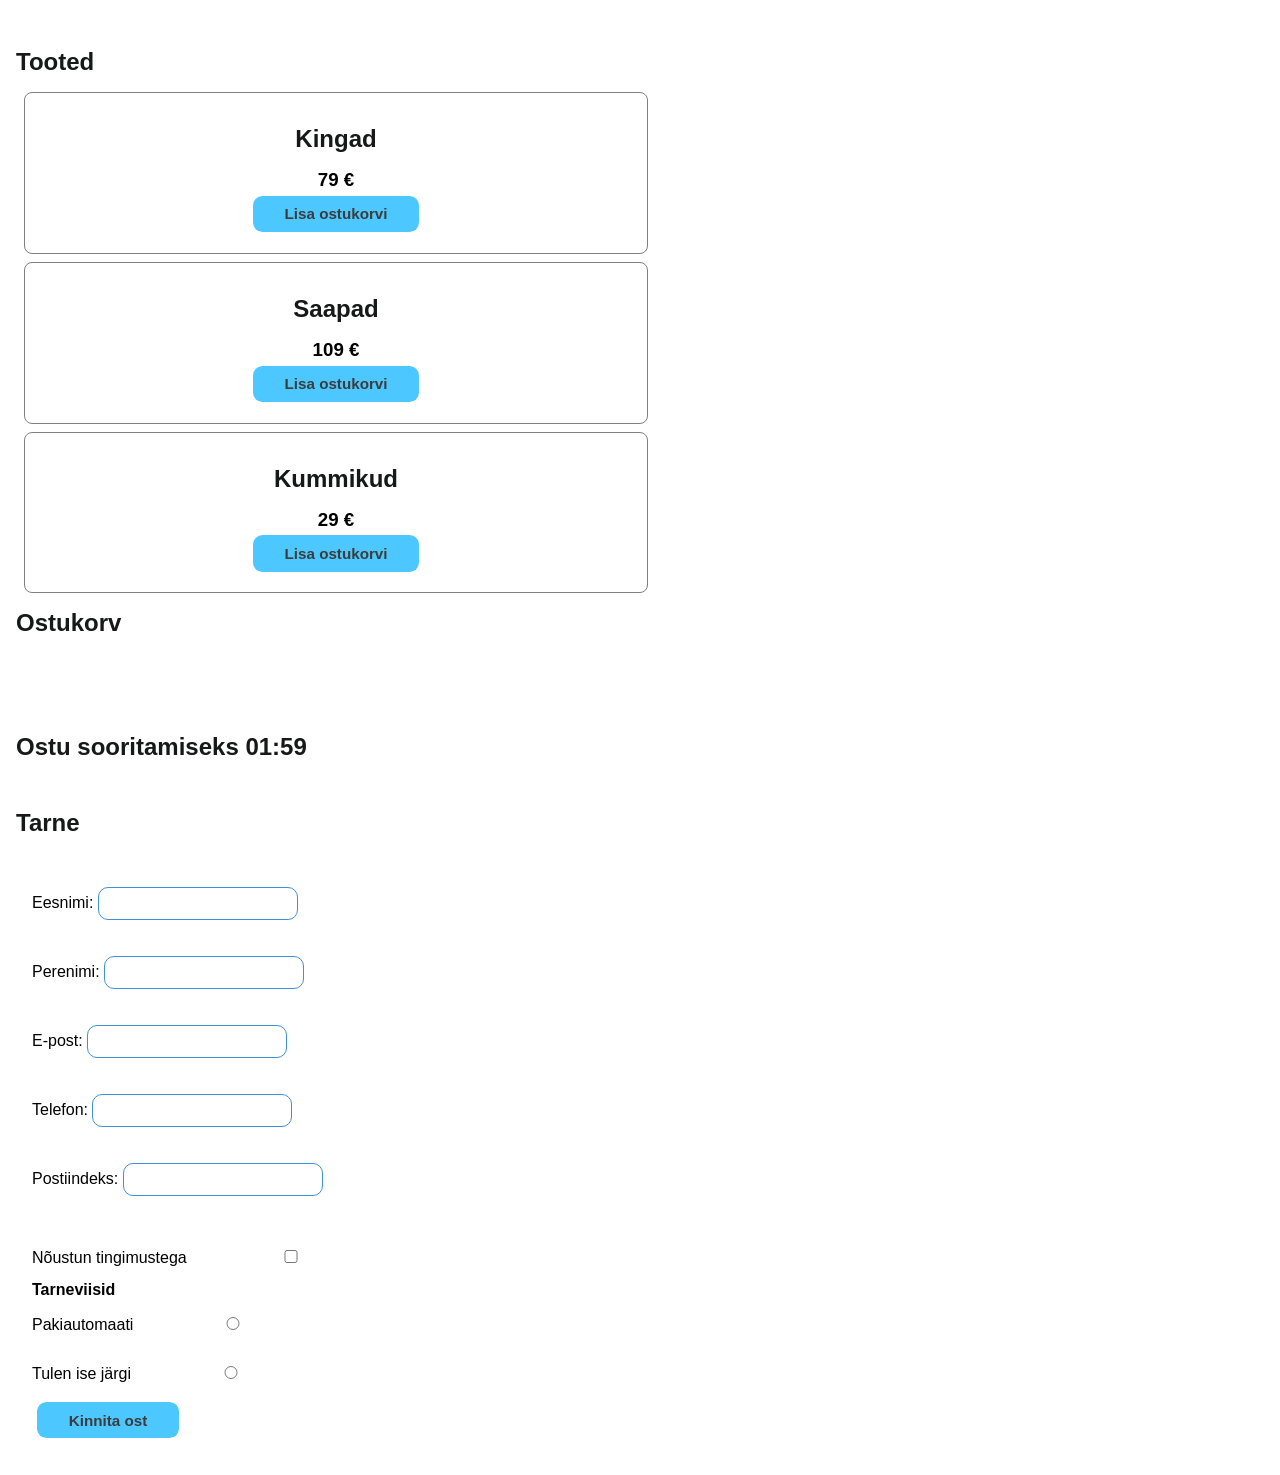
<file: index.html>
<!DOCTYPE html>
<html lang="et">

<head>
    <meta charset="UTF-8">
    <meta name="viewport" content="width=device-width, initial-scale=1">
    <meta name="description" content="Javascript interaktiivne veebileht">
    <meta name="author" content="">
    <title>JavaScript 2 - interaktiivne veebileht</title>
    <link rel="stylesheet" href="styles.css">
</head>

<body>
    <main class="container">
        <!----------------Ostukorv--------------------->
        <section class="section">
            <h2 class="text-center">Tooted</h2>
            <div class="tooted">
                <div class="toode">
                    <h2 class="toode_nimi">Kingad</h2>
                    <h3 class="toode_hind">79</h3>
                    <button class="btn" data-action="lisa_korvi">Lisa ostukorvi</button>
                </div>
                <div class="toode">
                    <h2 class="toode_nimi">Saapad</h2>
                    <h3 class="toode_hind">109</h3>
                    <button class="btn" data-action="lisa_korvi">Lisa ostukorvi</button>
                </div>
                <div class="toode">
                    <h2 class="toode_nimi">Kummikud</h2>
                    <h3 class="toode_hind">29</h3>
                    <button class="btn" data-action="lisa_korvi">Lisa ostukorvi</button>
                </div>
            </div>


            <h2 class="ostukorv">Ostukorv</h2>
            <div class="korv"></div>
        </section>

        <!----------------Taimer--------------------->
        <section class="section">
            <h2>Ostu sooritamiseks <span id="time"></span> </h2>

        </section>

        <!----------------Tarne vorm--------------------->
        <section class="section">
            <h2>Tarne</h2>
            <form action="" method="GET" id="form">
                <div class="form-control">
                    <label for="eesnimi">Eesnimi:
                        <input type="text" id="eesnimi">
                    </label>
                    <br>
                    <label for="perenimi">Perenimi:
                        <input type="text" id="perenimi">
                    </label>
                </div>
                <div class="form-control">
                    <label for="epost">E-post:
                        <input type="email" id="epost">
                    </label>
                </div>

                <div class="form-control">
                    <label for="telefon">Telefon:
                        <input type="text" id="telefon">
                    </label>
                </div>
                <!--minu kood-->
                <div class="form-control">
                    <label for="postiindeks">Postiindeks:
                        <input type="text" id="postiindeks">
                    </label>
                </div>
                <!--minu kood-->
                <br>
                <div class="form-control">
                    <label for="kinnitus">Nõustun tingimustega
                        <input type="checkbox" id="kinnitus" name="kinnitus"></label>
                </div>

                <div class="form-control">
                    <h4> Tarneviisid</h4>
                    <label for="tarne1">Pakiautomaati<input type="radio" id="tarne1"></label>
                    <br>
                    <label for="tarne2">Tulen ise järgi<input type="radio" id="tarne2"></label>
                </div>

                <div id="tehing"> <button id="btnsubmit">Kinnita ost</button>

                </div>
                <div id="errorMessage">
                </div>

            </form>
        </section>
    </main>

    <script src="skript.js"></script>
</body>

</html>
</file>
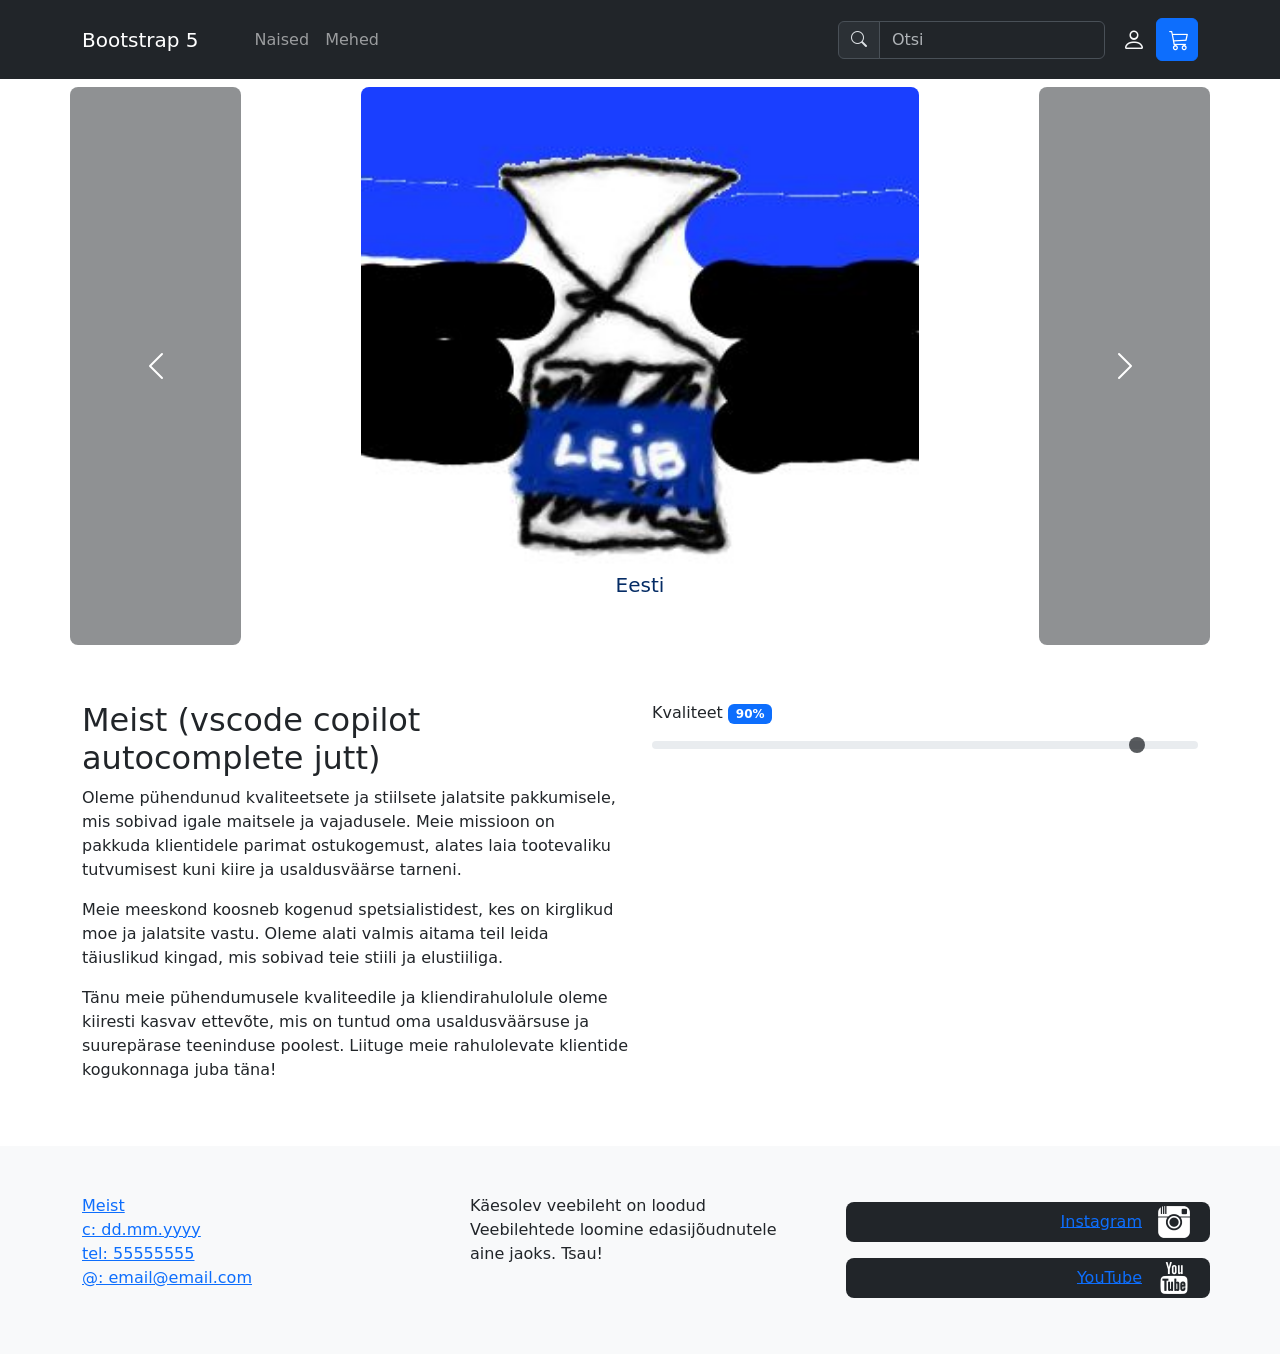
<file: meist.html>
<!doctype html>
<html lang="et">

<head>
  <meta charset="utf-8">
  <meta name="viewport" content="width=device-width, initial-scale=1">
  <meta name="description" content="Bootstrapi juhend">
  <meta name="author" content="">
  <title>Bootstrap 5 juhend</title>
  <!--Bootstrap CSS-->
  <link href="https://cdn.jsdelivr.net/npm/bootstrap@5.3.3/dist/css/bootstrap.min.css" rel="stylesheet"
    integrity="sha384-QWTKZyjpPEjISv5WaRU9OFeRpok6YctnYmDr5pNlyT2bRjXh0JMhjY6hW+ALEwIH" crossorigin="anonymous">
  <!--Bootstrap ikoonid-->
  <link href="https://cdn.jsdelivr.net/npm/bootstrap-icons@1.9.1/font/bootstrap-icons.css" rel="stylesheet">
  <!--minu CSS-->
  <link rel="stylesheet" href="custom.css">
</head>

<body>
<!-- Navigatsioon --->
  <nav class="navbar navbar-expand-lg bg-dark py-3" data-bs-theme="dark">
    <div class="container">
      <button class="navbar-toggler" type="button" data-bs-toggle="collapse" data-bs-target="#navbarSupportedContent"
        aria-controls="navbarSupportedContent" aria-expanded="false" aria-label="Toggle navigation">
        <span class="navbar-toggler-icon"></span>
      </button>
      <a class="navbar-brand me-5" href="#">Bootstrap 5</a>
      <div class="collapse navbar-collapse" id="navbarSupportedContent">
        <ul class="navbar-nav me-auto">
          <li class="nav-item dropdown">
            <a class="nav-link dropdown" href="#" id="navbarDropdown" role="button" data-bs-toggle="dropdown"
              aria-expanded="false">Naised</a>
            <ul class="dropdown-menu" aria-labelledby="navbarDropdown">
              <li><a class="dropdown-item" href="#">Kingad</a></li>
              <div class="dropdown-divider"></div>
              <li><a class="dropdown-item" href="#">Saapad</a></li>
            </ul>
          </li>
          <li class="nav-item dropdown">
            <a class="nav-link dropdown" href="#" id="navbarDropdown" role="button" data-bs-toggle="dropdown"
              aria-expanded="false">Mehed</a>
            <ul class="dropdown-menu" aria-labelledby="navbarDropdown">
              <li><a class="dropdown-item" href="#">Kingad</a></li>
              <div class="dropdown-divider"></div>
              <li><a class="dropdown-item" href="#">Saapad</a></li>
            </ul>
          </li>
        </ul>
       
		<!--Otsi vorm -->
        <form class="d-flex me-1">
          <div class="input-group">
            <div class="input-group-text"><span class="bi bi-search mb-2"></span></div>
            <input class="form-control" type="search" placeholder="Otsi" aria-label="Search">
          </div>
        </form>
      </div>
      <div class="float-end">
       
	   <!--Login ikoon-->
        <button class="btn btn-link text-light" type="submit"><span class="bi bi-person"></span></button>
        
	   <!--Ostukorvi ikoon-->
        <a class="btn btn-primary" href="ostukorv.html" type="submit"><span class="bi bi-cart3"></span></button></a>
      
	  </div>
    </div>
  </nav>
  <div class="container">
    <div class="row">
        <div id="carouselExample" class="carousel slide my-2">
            <div class="carousel-inner">
                <div class="carousel-item active">
                    <img src="eesti.jpg" class="w-50 mx-auto d-block rounded-3 object-fit-cover object-position-center" alt="Eesti">
                    <div class="carousel-caption d-none d-lg-block">
                        <h5 class="text-primary-emphasis ">Eesti</h5>
                    </div>
                </div>
                <div class="carousel-item">
                <img src="aasia.jpg" class="w-50 mx-auto d-block rounded-3 object-fit-cover object-position-center" alt="Aasia">
                </div>
                <div class="carousel-item">
                <img src="itaalia.jpg" class="w-50 mx-auto d-block rounded-3 object-fit-cover object-position-center" alt="Itaalia">
                </div>
            </div>
            <button class="carousel-control-prev bg-dark rounded-3" type="button" data-bs-target="#carouselExample" data-bs-slide="prev">
            <span class="carousel-control-prev-icon" aria-hidden="true"></span>
            <span class="visually-hidden">Previous</span>
            </button>
            <button class="carousel-control-next bg-dark rounded-3" type="button" data-bs-target="#carouselExample" data-bs-slide="next">
            <span class="carousel-control-next-icon" aria-hidden="true"></span>
            <span class="visually-hidden">Next</span>
            </button>
        </div>
    </div>
  </div>
  <div class="container">
    <div class="row">
      <div class="col-lg-6 mt-5">
        <h2>Meist (vscode copilot autocomplete jutt)</h2>
        <p>Oleme pühendunud kvaliteetsete ja stiilsete jalatsite pakkumisele, mis sobivad igale maitsele ja
          vajadusele. Meie missioon on pakkuda klientidele parimat ostukogemust, alates laia tootevaliku
          tutvumisest kuni kiire ja usaldusväärse tarneni.</p>
        <p>Meie meeskond koosneb kogenud spetsialistidest, kes on kirglikud moe ja jalatsite vastu. Oleme alati
          valmis aitama teil leida täiuslikud kingad, mis sobivad teie stiili ja elustiiliga.</p>
        <p>Tänu meie pühendumusele kvaliteedile ja kliendirahulolule oleme kiiresti kasvav ettevõte, mis on
          tuntud oma usaldusväärsuse ja suurepärase teeninduse poolest. Liituge meie rahulolevate klientide
          kogukonnaga juba täna!</p>
      </div>
        <div class="col-lg-6 mt-5">
            <label for="range1" class="form-label">Kvaliteet <span class="badge text-bg-primary">90%</span></label>
            <input type="range" class="form-range" id="range1" value="90" disabled>
            
        </div>
    </div>
  </div>
  
  <!--Tee ise: kujunda siia korrektne jalus - lisa kontaktid ja sotsiaalvõrgustike lingid ikoonidega.-->
  <footer class="footer bg-light">
    <div class="container">
        <div class="row">
        <ul class="col list-unstyled">
            <li><a href="meist.html">Meist</a></li>
            <li><a href="#">c: dd.mm.yyyy</a></li>
            <li><a href="#">tel: 55555555</a></li>
            <li><a href="#">@: email@email.com</a></li>
        </ul>
        <div class="col">
            <p>K&auml;esolev veebileht on loodud<br> <span>Veebilehtede loomine edasijõudnutele</span> <br>aine jaoks.
                Tsau!</p>
        </div>
        <div class="col row text-end">
            <a href="#" class="bg-dark rounded-3 p-1 my-2">Instagram<img class="mx-3" src="instagram-32.png" alt="instagram" /></a>
            <a href="#" class="bg-dark rounded-3 p-1 my-2">YouTube<img class="mx-3" src="youtube-6-32.png" alt="youtube" /></a>
        </div>
        </div>
    </div>
  </footer>
  
  <!--Popper.js-->
  <script src="https://cdn.jsdelivr.net/npm/@popperjs/core@2.11.8/dist/umd/popper.min.js"
    integrity="sha384-I7E8VVD/ismYTF4hNIPjVp/Zjvgyol6VFvRkX/vR+Vc4jQkC+hVqc2pM8ODewa9r"
    crossorigin="anonymous"></script>
  
  <!--Bootstrap.js-->
  <script src="https://cdn.jsdelivr.net/npm/bootstrap@5.3.3/dist/js/bootstrap.min.js"
    integrity="sha384-0pUGZvbkm6XF6gxjEnlmuGrJXVbNuzT9qBBavbLwCsOGabYfZo0T0to5eqruptLy"
    crossorigin="anonymous"></script>

</body>

</html>
</file>
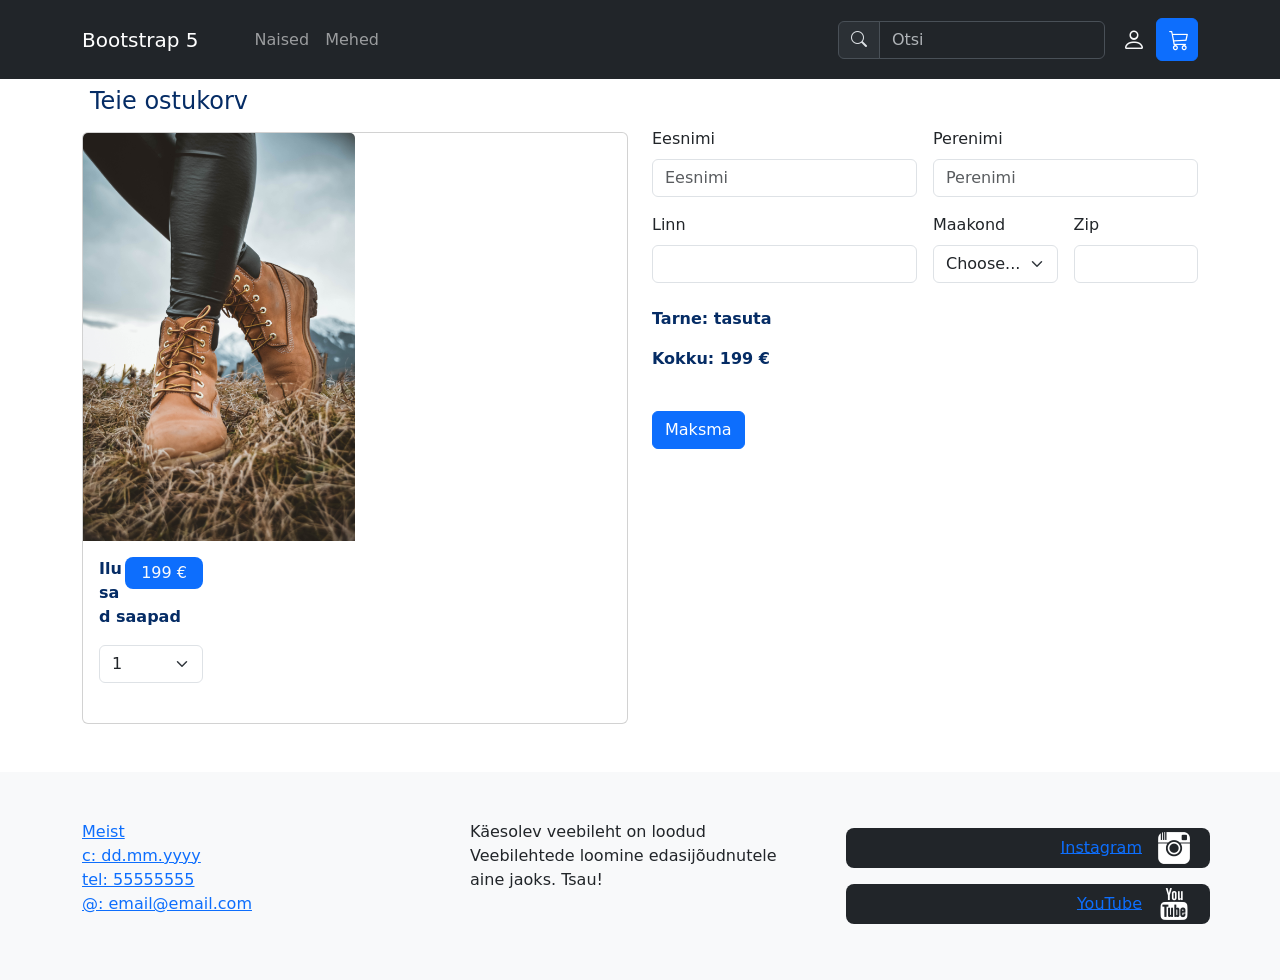
<file: ostukorv.html>
<!doctype html>
<html lang="et">

<head>
  <meta charset="utf-8">
  <meta name="viewport" content="width=device-width, initial-scale=1">
  <meta name="description" content="Bootstrapi juhend">
  <meta name="author" content="">
  <title>Bootstrap 5 juhend</title>
  <!--Bootstrap CSS-->
  <link href="https://cdn.jsdelivr.net/npm/bootstrap@5.3.3/dist/css/bootstrap.min.css" rel="stylesheet"
    integrity="sha384-QWTKZyjpPEjISv5WaRU9OFeRpok6YctnYmDr5pNlyT2bRjXh0JMhjY6hW+ALEwIH" crossorigin="anonymous">
  <!--Bootstrap ikoonid-->
  <link href="https://cdn.jsdelivr.net/npm/bootstrap-icons@1.9.1/font/bootstrap-icons.css" rel="stylesheet">
  <!--minu CSS-->
  <link rel="stylesheet" href="custom.css">
  
</head>

<body>
  <!-- Navigatsioon --->
  <nav class="navbar navbar-expand-lg bg-dark py-3" data-bs-theme="dark">
    <div class="container">
      <button class="navbar-toggler" type="button" data-bs-toggle="collapse" data-bs-target="#navbarSupportedContent"
        aria-controls="navbarSupportedContent" aria-expanded="false" aria-label="Toggle navigation">
        <span class="navbar-toggler-icon"></span>
      </button>
      <a class="navbar-brand me-5" href="#">Bootstrap 5</a>
      <div class="collapse navbar-collapse" id="navbarSupportedContent">
        <ul class="navbar-nav me-auto">
          <li class="nav-item dropdown">
            <a class="nav-link dropdown" href="#" id="navbarDropdown" role="button" data-bs-toggle="dropdown"
              aria-expanded="false">Naised</a>
            <ul class="dropdown-menu" aria-labelledby="navbarDropdown">
              <li><a class="dropdown-item" href="#">Kingad</a></li>
              <div class="dropdown-divider"></div>
              <li><a class="dropdown-item" href="#">Saapad</a></li>
            </ul>
          </li>
          <li class="nav-item dropdown">
            <a class="nav-link dropdown" href="#" id="navbarDropdown" role="button" data-bs-toggle="dropdown"
              aria-expanded="false">Mehed</a>
            <ul class="dropdown-menu" aria-labelledby="navbarDropdown">
              <li><a class="dropdown-item" href="#">Kingad</a></li>
              <div class="dropdown-divider"></div>
              <li><a class="dropdown-item" href="#">Saapad</a></li>
            </ul>
          </li>
        </ul>
        
		<!--Otsi vorm -->
        <form class="d-flex me-1">
          <div class="input-group">
            <div class="input-group-text"><span class="bi bi-search mb-2"></span></div>
            <input class="form-control" type="search" placeholder="Otsi" aria-label="Search">
          </div>
        </form>
      </div>
      <div class="float-end">
       
	   <!--Login ikoon-->
        <button class="btn btn-link text-light" type="submit"><span class="bi bi-person"></span></button>
       
	   <!--Ostukorvi ikoon-->
        <a class="btn btn-primary" href="ostukorv.html" type="submit"><span class="bi bi-cart3"></span></button></a>
      </div>
    </div>
  </nav>
  <section>
    <div class="container">
      <div class="row">
        <div class="col-lg-6 d-flex align-items-start flex-column">
          <div class="mb-auto p-2">
            <h4 class="text-primary-emphasis">Teie ostukorv</h4>
          </div>
          <div class="card mb-aut">
            <div class="col-lg-6">
              <img class="card-img-top" src="stephan-seeber-NzAfGi8XuA4-unsplash.jpg" width="100%">
            </div>
			<div class="col-lg-3 p-3">
              <p class="bg-primary rounded-3 float-end text-light px-3 py-1">199 &#8364;</p>
              <p class="text-primary-emphasis fw-semibold">Ilusad saapad</p>
              <select class="form-select">
                <option>0</option>
                <option selected="selected">1</option>
                <option>2</option>
                <option>3</option>
              </select>
          
              <br />
            </div>
          </div>
        </div>
        <div class="col-lg-6 mt-5">
          
              <form class="row g-3 needs-validation" novalidate>
  <div class="col-md-6 position-relative">
    <label for="validationTooltip01" class="form-label">Eesnimi</label>
    <input type="text" class="form-control" id="validationTooltip01" placeholder="Eesnimi" required>
    <div class="valid-tooltip">
      Looks good!
    </div>
  </div>
  <div class="col-md-6 position-relative">
    <label for="validationTooltip02" class="form-label">Perenimi</label>
    <input type="text" class="form-control" id="validationTooltip02" placeholder="Perenimi" required>
    <div class="valid-tooltip">
      Looks good!
    </div>
  </div>
  <div class="col-md-6 position-relative">
    <label for="validationTooltip03" class="form-label">Linn</label>
    <input type="text" class="form-control" id="validationTooltip03" required>
    <div class="invalid-tooltip">
      Please provide a valid Linn.
    </div>
  </div>
  <div class="col-md-3 position-relative">
    <label for="validationTooltip04" class="form-label">Maakond</label>
    <select class="form-select" id="validationTooltip04" required>
      <option selected disabled value="">Choose...</option>
      <option>...</option>
    </select>
    <div class="invalid-tooltip">
      Please select a valid Maakond.
    </div>
  </div>
  <div class="col-md-3 position-relative">
    <label for="validationTooltip05" class="form-label">Zip</label>
    <input type="text" class="form-control" id="validationTooltip05" required>
    <div class="invalid-tooltip">
      Please provide a valid zip.
    </div>
  </div>
  <div class="p-2 col-12">
    <p class="text-primary-emphasis fw-semibold">Tarne: tasuta</span></p>
    <p class="text-primary-emphasis fw-semibold">Kokku: 199 &#8364;</span></p>
  </div>
  <div class="col-12">
    <button class="btn btn-primary" type="submit">Maksma</button>
  </div>
</form>
        </div>
      </div>
    </div>
  </section>

  
  <!--Tee ise: kujunda siia korrektne jalus - lisa kontaktid ja sotsiaalvõrgustike lingid ikoonidega.-->
  <footer class="footer bg-light">
    <div class="container">
        <div class="row">
        <ul class="col list-unstyled">
            <li><a href="meist.html">Meist</a></li>
            <li><a href="#">c: dd.mm.yyyy</a></li>
            <li><a href="#">tel: 55555555</a></li>
            <li><a href="#">@: email@email.com</a></li>
        </ul>
        <div class="col">
            <p>K&auml;esolev veebileht on loodud<br> <span>Veebilehtede loomine edasijõudnutele</span> <br>aine jaoks.
                Tsau!</p>
        </div>
        <div class="col row text-end">
            <a href="#" class="bg-dark rounded-3 p-1 my-2">Instagram<img class="mx-3" src="instagram-32.png" alt="instagram" /></a>
            <a href="#" class="bg-dark rounded-3 p-1 my-2">YouTube<img class="mx-3" src="youtube-6-32.png" alt="youtube" /></a>
        </div>
        </div>
    </div>
  </footer>
  
  <!--Popper.js-->
  <script src="https://cdn.jsdelivr.net/npm/@popperjs/core@2.11.8/dist/umd/popper.min.js"
    integrity="sha384-I7E8VVD/ismYTF4hNIPjVp/Zjvgyol6VFvRkX/vR+Vc4jQkC+hVqc2pM8ODewa9r"
    crossorigin="anonymous"></script>
	
  <!--Bootstrap.js-->
  <script src="https://cdn.jsdelivr.net/npm/bootstrap@5.3.3/dist/js/bootstrap.min.js"
    integrity="sha384-0pUGZvbkm6XF6gxjEnlmuGrJXVbNuzT9qBBavbLwCsOGabYfZo0T0to5eqruptLy"
    crossorigin="anonymous"></script>
</body>

</html>
</file>
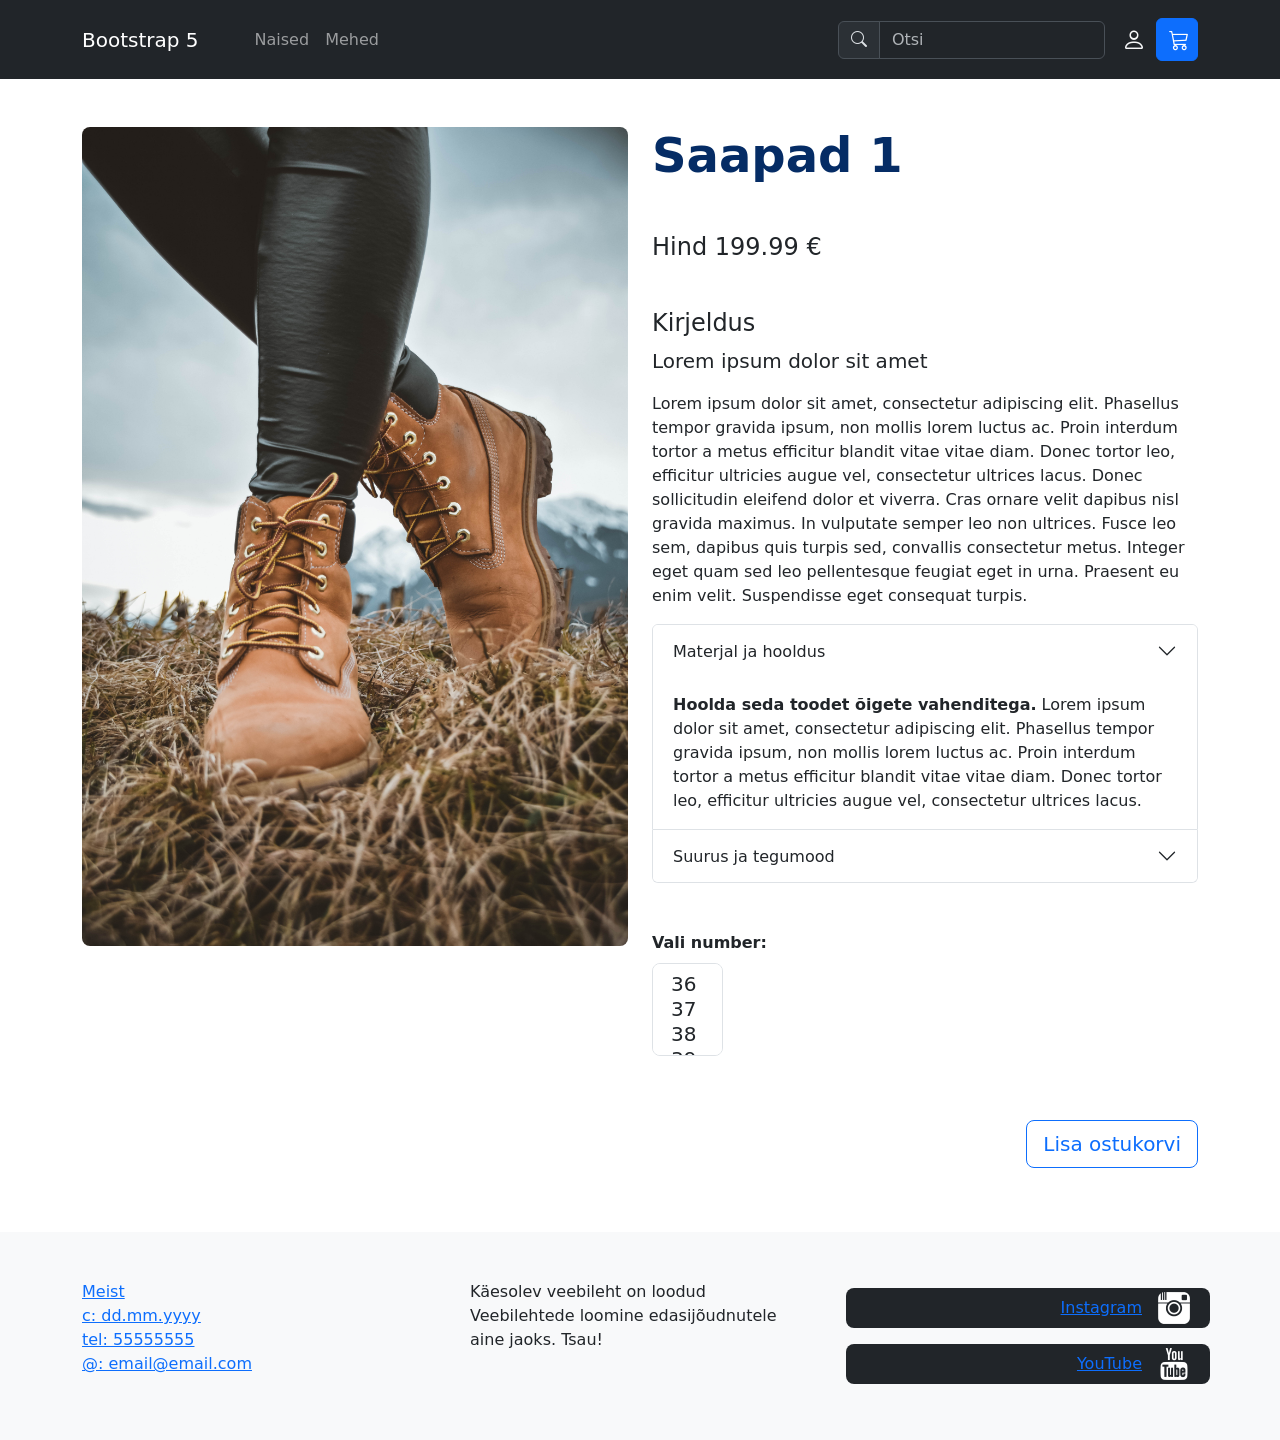
<file: toode.html>
<!doctype html>
<html lang="et">

<head>
  <meta charset="utf-8">
  <meta name="viewport" content="width=device-width, initial-scale=1">
  <meta name="description" content="Bootstrapi juhend">
  <meta name="author" content="">
  <title>Bootstrap 5 juhend</title>
  <!--Bootstrap CSS-->
  <link href="https://cdn.jsdelivr.net/npm/bootstrap@5.3.3/dist/css/bootstrap.min.css" rel="stylesheet"
    integrity="sha384-QWTKZyjpPEjISv5WaRU9OFeRpok6YctnYmDr5pNlyT2bRjXh0JMhjY6hW+ALEwIH" crossorigin="anonymous">
  <!--Bootstrap ikoonid-->
  <link href="https://cdn.jsdelivr.net/npm/bootstrap-icons@1.9.1/font/bootstrap-icons.css" rel="stylesheet">
  <!--minu CSS-->
  <link rel="stylesheet" href="custom.css">
 
</head>

<body>
<!-- Navigatsioon --->
  <nav class="navbar navbar-expand-lg bg-dark py-3" data-bs-theme="dark">
    <div class="container">
      <button class="navbar-toggler" type="button" data-bs-toggle="collapse" data-bs-target="#navbarSupportedContent"
        aria-controls="navbarSupportedContent" aria-expanded="false" aria-label="Toggle navigation">
        <span class="navbar-toggler-icon"></span>
      </button>
      <a class="navbar-brand me-5" href="#">Bootstrap 5</a>
      <div class="collapse navbar-collapse" id="navbarSupportedContent">
        <ul class="navbar-nav me-auto">
          <li class="nav-item dropdown">
            <a class="nav-link dropdown" href="#" id="navbarDropdown" role="button" data-bs-toggle="dropdown"
              aria-expanded="false">Naised</a>
            <ul class="dropdown-menu" aria-labelledby="navbarDropdown">
              <li><a class="dropdown-item" href="#">Kingad</a></li>
              <div class="dropdown-divider"></div>
              <li><a class="dropdown-item" href="#">Saapad</a></li>
            </ul>
          </li>
          <li class="nav-item dropdown">
            <a class="nav-link dropdown" href="#" id="navbarDropdown" role="button" data-bs-toggle="dropdown"
              aria-expanded="false">Mehed</a>
            <ul class="dropdown-menu" aria-labelledby="navbarDropdown">
              <li><a class="dropdown-item" href="#">Kingad</a></li>
              <div class="dropdown-divider"></div>
              <li><a class="dropdown-item" href="#">Saapad</a></li>
            </ul>
          </li>
        </ul>
       
	   <!--Otsi vorm -->
        <form class="d-flex me-1">
          <div class="input-group">
            <div class="input-group-text"><span class="bi bi-search mb-2"></span></div>
            <input class="form-control" type="search" placeholder="Otsi" aria-label="Search">
          </div>
        </form>
      </div>
      <div class="float-end">
      
	  <!--Login ikoon-->
        <button class="btn btn-link text-light" type="submit"><span class="bi bi-person"></span></button>
      
	  <!--Ostukorvi ikoon-->
        <a class="btn btn-primary" href="ostukorv.html" type="submit"><span class="bi bi-cart3"></span></button></a>
      </div>
    </div>
  </nav>
  <section>
    <div class="container">
      <div class="row mt-5">
        <div class="col-lg-6"><img src="stephan-seeber-NzAfGi8XuA4-unsplash.jpg" class="img-fluid rounded-3"
            alt="saapad" /></div>
        <div class="col-lg-6">
          <h1 class="display-5 fw-semibold text-primary-emphasis">Saapad 1</h1>
          <h4 class="mt-5 text">Hind 199.99 &#8364;</h4>
          <h4 class="mt-5">Kirjeldus</h4>
          <p class="my-2 fs-5 fw-light">Lorem ipsum dolor sit amet</p>
          <p class="mt-3">Lorem ipsum dolor sit amet, consectetur adipiscing elit. Phasellus tempor gravida ipsum, non
            mollis lorem luctus ac. Proin interdum tortor a metus efficitur blandit vitae vitae diam. Donec tortor leo,
            efficitur ultricies augue vel, consectetur ultrices lacus. Donec sollicitudin eleifend dolor et viverra.
            Cras ornare velit dapibus nisl gravida maximus. In vulputate semper leo non ultrices. Fusce leo sem, dapibus
            quis turpis sed, convallis consectetur metus. Integer eget quam sed leo pellentesque feugiat eget in urna.
            Praesent eu enim velit. Suspendisse eget consequat turpis.</p>
          <div class="accordion" id="accordionExample">
            <div class="accordion-item">
              <h2 class="accordion-header">
                <button class="accordion-button collapsed" type="button" data-bs-toggle="collapse"
                  data-bs-target="#collapseOne" aria-expanded="false" aria-controls="collapseOne">
                  Materjal ja hooldus
                </button>
              </h2>
			<!--Tee ise: esimene valik peab olema lehe avamisel avatud.-->
              <div id="collapseOne" class="accordion-collapse collapse show" data-bs-parent="#accordionExample">
                <div class="accordion-body">
                  <strong>Hoolda seda toodet õigete vahenditega.</strong> Lorem ipsum dolor sit amet, consectetur
                  adipiscing elit. Phasellus tempor gravida ipsum, non mollis lorem luctus ac. Proin interdum tortor a
                  metus efficitur blandit vitae vitae diam. Donec tortor leo, efficitur ultricies augue vel, consectetur
                  ultrices lacus.
                </div>
              </div>
            </div>
            <div class="accordion-item">
              <h2 class="accordion-header">
                <button class="accordion-button collapsed" type="button" data-bs-toggle="collapse"
                  data-bs-target="#collapseTwo" aria-expanded="false" aria-controls="collapseTwo">
                  Suurus ja tegumood
                </button>
              </h2>
              <div id="collapseTwo" class="accordion-collapse collapse" data-bs-parent="#accordionExample">
                <div class="accordion-body">
                  <strong>Väiksem suurus, osta suurem number.</strong> Lorem ipsum dolor sit amet, consectetur
                  adipiscing elit. Phasellus tempor gravida ipsum, non mollis lorem luctus ac. Proin interdum tortor a
                  metus efficitur blandit vitae vitae diam. Donec tortor leo, efficitur ultricies augue vel, consectetur
                  ultrices lacus.
                </div>
              </div>
            </div>
          </div>
          <div class="form row my-5">
            <div class="col-2">
              <label for="jalanr" class="form-label fw-semibold text-nowrap">Vali number:</label>
              <select class="form-select form-select-lg" size="3" id="jalanr" name="jalanumber">
                <option>36</option>
                <option>37</option>
                <option>38</option>
                <option>39</option>
                <option>40</option>
                <option>41</option>
              </select>
            </div>
          </div>
          
		  <!--Ostukorvi lisamise nupp lingina-->
          <a class="btn btn-outline-primary btn-lg my-3 float-end" href="ostukorv.html" role="button">Lisa ostukorvi</a>
        
		</div>
      </div>
    </div>
    </div>
  </section>
  
  <!--Tee ise: kujunda siia korrektne jalus - lisa kontaktid ja sotsiaalvõrgustike lingid ikoonidega.-->
  <footer class="footer bg-light">
    <div class="container">
        <div class="row">
        <ul class="col list-unstyled">
            <li><a href="meist.html">Meist</a></li>
            <li><a href="#">c: dd.mm.yyyy</a></li>
            <li><a href="#">tel: 55555555</a></li>
            <li><a href="#">@: email@email.com</a></li>
        </ul>
        <div class="col">
            <p>K&auml;esolev veebileht on loodud<br> <span>Veebilehtede loomine edasijõudnutele</span> <br>aine jaoks.
                Tsau!</p>
        </div>
        <div class="col row text-end">
            <a href="#" class="bg-dark rounded-3 p-1 my-2">Instagram<img class="mx-3" src="instagram-32.png" alt="instagram" /></a>
            <a href="#" class="bg-dark rounded-3 p-1 my-2">YouTube<img class="mx-3" src="youtube-6-32.png" alt="youtube" /></a>
        </div>
        </div>
    </div>
  </footer>
  <!--Popper.js-->
  <script src="https://cdn.jsdelivr.net/npm/@popperjs/core@2.11.8/dist/umd/popper.min.js"
    integrity="sha384-I7E8VVD/ismYTF4hNIPjVp/Zjvgyol6VFvRkX/vR+Vc4jQkC+hVqc2pM8ODewa9r"
    crossorigin="anonymous"></script>

  <!--Bootstrap.js-->
  <script src="https://cdn.jsdelivr.net/npm/bootstrap@5.3.3/dist/js/bootstrap.min.js"
    integrity="sha384-0pUGZvbkm6XF6gxjEnlmuGrJXVbNuzT9qBBavbLwCsOGabYfZo0T0to5eqruptLy"
    crossorigin="anonymous"></script>
  
</body>

</html>
</file>
<file: styles.css>
* {
    margin: 0;
    padding: 0;
    box-sizing: border-box;
    font-family: "Segoe UI", Tahoma, Geneva, Verdana, sans-serif;
}

h2 {
    margin: 1rem 0;
    color: rgb(23, 24, 24);
}

.body {
    width: 100%;
    display: flex;
    padding-top: 2rem;
    justify-content: space-evenly;
    align-items: flex-start;
}

.container {
    margin: 1rem;
}

.section {
    margin-top: 3rem;
}

.toode {
    border-radius: 0.5rem;
    border: 1px solid gray;
    padding: 1rem;
    margin: 0.5rem;
    display: flex;
    flex-direction: column;
    justify-content: center;
    align-items: center;
    width: 50%;
    text-align: center;
}

/* kuvab hinna järel € märgi*/
.toode_hind:after {
    content: ' €';
}


button {
    background-color: #4dc7ff;
    color: rgb(60, 60, 60);
    padding: 0.6rem 2rem;
    border: none;
    border-radius: 0.6rem;
    cursor: pointer;
    margin: 0.3rem;
    transition: 0.1s ease-in-out;
    font-weight: 600;
    font-size: 0.95rem;

}

.btn-small {
    background-color: white;
    font-weight: bold;
    font-size: 1.2rem;
    padding: 0.5rem;
    margin: 0.5rem;

}

:disabled {
    opacity: .5;
    cursor: not-allowed;
}


.btn-small:hover {
    background-color: #b7daee;
    transform: translateY(2px);
}

button:hover {
    background-color: #24a5fb;
    transform: translateY(2px);
}



.korv {
    display: flex;
    width: 50%;
    flex-direction: column;
    padding: 1rem;
}

.korv-artiklid {
    margin: 1rem 0;
}

.korv_artikkel {
    display: flex;
    justify-content: space-between;
    align-items: center;
    border-radius: 1rem;
    border: 1px solid rgb(203, 203, 203);
    padding: 0rem 1.5rem;
    margin: 0.5rem 0;
}

/* kuvab hinna järel € märgi*/
.korv_artikkel_hind:after {
    content: ' €';
}


.korv_artikkel_buttons {
    display: flex;
    flex-direction: row;
    justify-content: space-between;
    align-items: center;

}

.korv-jalus {
    display: flex;
    justify-content: space-between;
    margin-top: 1.5rem;
    width: 50%;
}



/* vormid */
form {
    padding: 1rem;

}

form input {
    margin: 18px auto;
    padding: 0.5rem;
    border: 1px solid #4090db;
    width: 200px;
    border-radius: 10px;
}


@media screen and (max-width: 1150px) {
    .toode {
        width: 100%;

    }

    .korv {
        width: 100%;

    }

    .korv-jalus {
        width: 100%;
    }

}



@media screen and (max-width: 850px) {
    .body {
        display: flex;
        flex-direction: column;
        align-items: center;
        justify-content: center;
    }

    .container {
        width: 100%;
        padding: 0.5rem;
    }

    .toode {
        width: 100%;
        padding: 0.25rem;
    }

    .korv {
        padding: 1rem;
        width: 100%;

    }

    .korv_artikkel {
        padding: 1rem;
        width: 100%;

    }

    .korv-jalus {
        padding: 1rem;
        width: 100%;
    }



}
</file>
<file: custom.css>
footer {
    margin-top: 3rem;
    padding: 3rem;
}

.bi {
    display: inline-block;
    fill: currentColor;
    width: 1rem;
    height: 1rem;
}

.bi-person {
    display: inline-block;
    fill: currentColor;
    font-size: 1.5rem;
   
}

.bi-cart3 {
    display: inline-block;
    fill: currentColor;
    font-size: 1.25rem;
    
}
</file>
